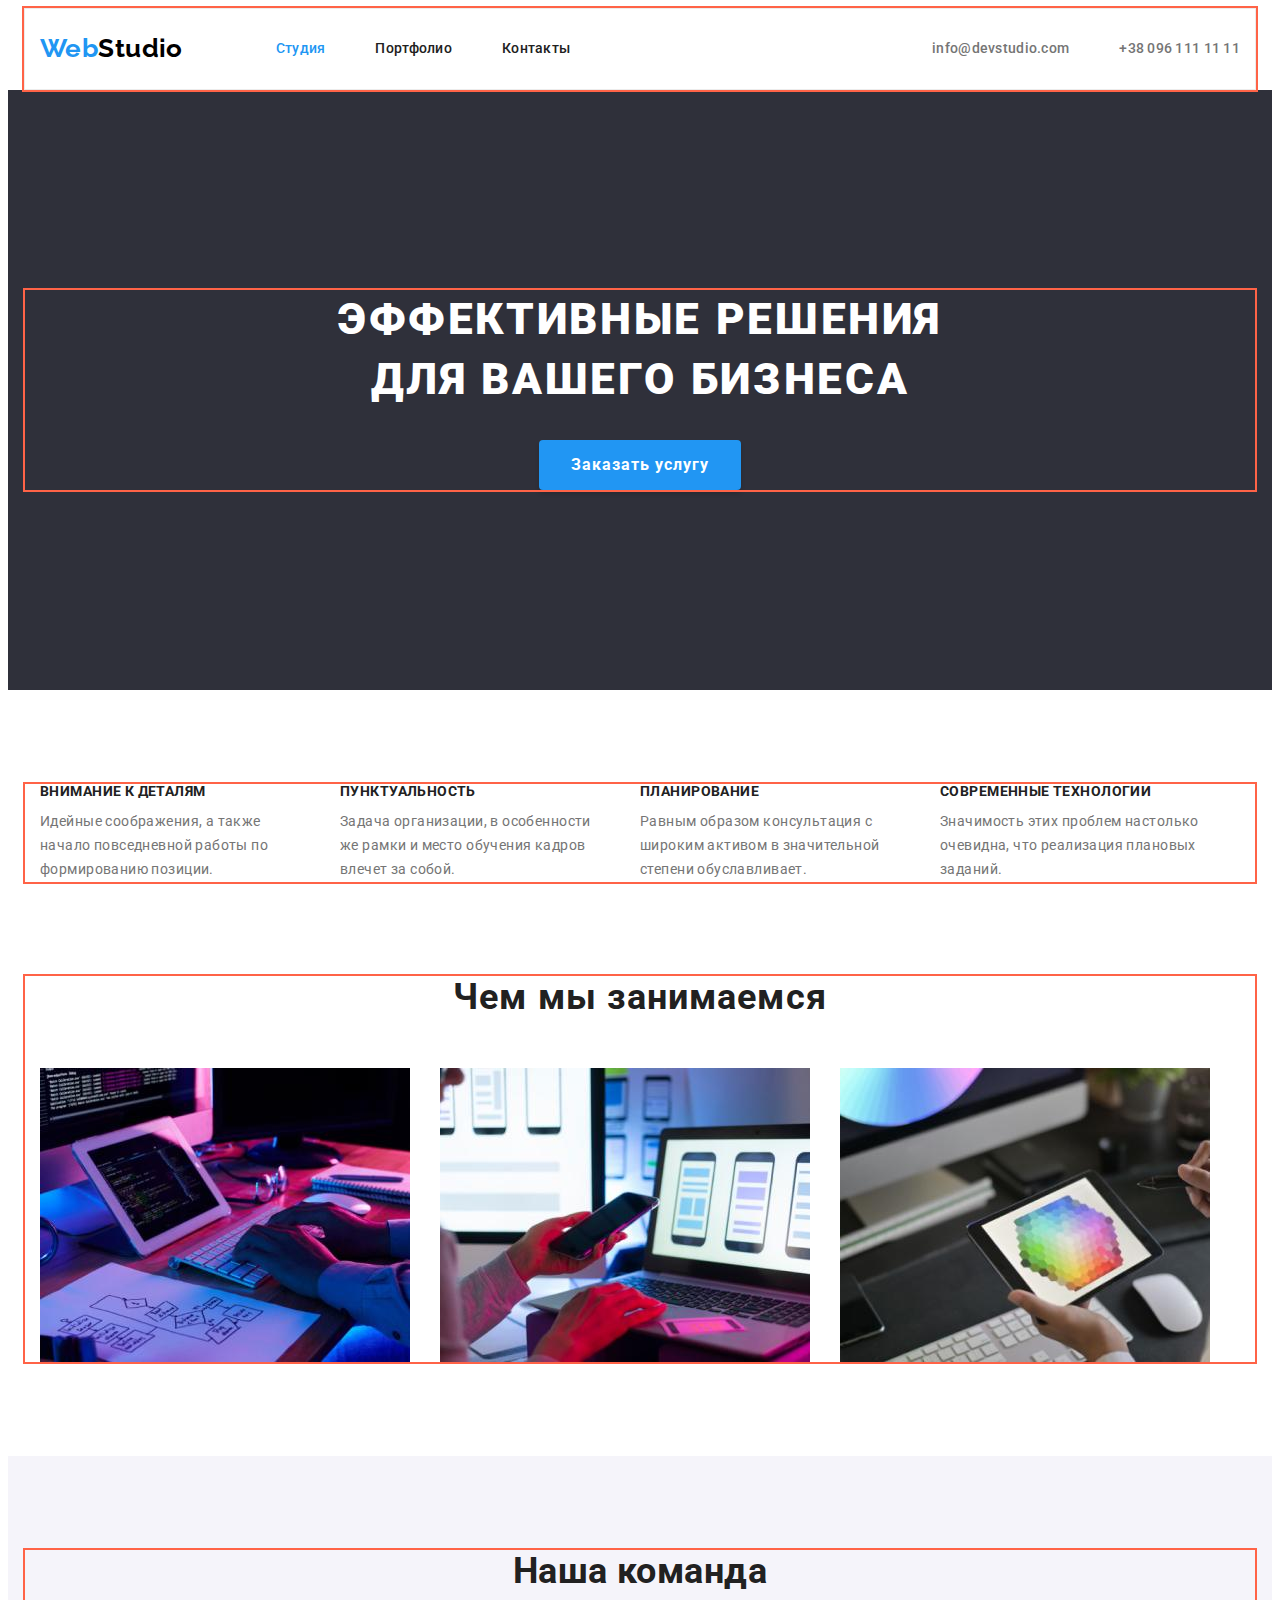
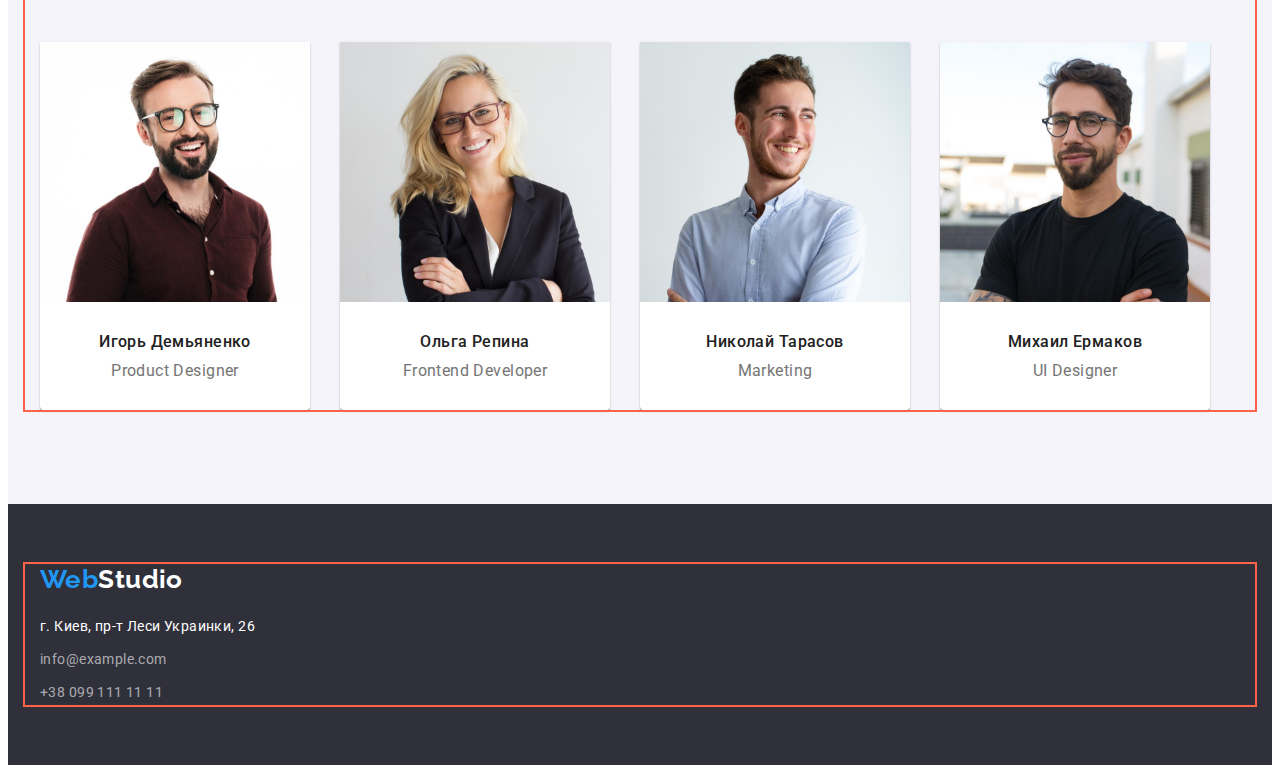
<file: index.html>
<!DOCTYPE html>
<html lang="ru">
  <head>
    <meta charset="UTF-8" />
    <meta http-equiv="X-UA-Compatible" content="IE=edge" />
    <meta name="viewport" content="width=device-width, initial-scale=1.0" />
    <title>WebStudio Portfolio</title>
    <link rel="preconnect" href="https://fonts.googleapis.com" />
    <link rel="preconnect" href="https://fonts.gstatic.com" crossorigin />
    <link
      href="https://fonts.googleapis.com/css2?family=Raleway:wght@700&family=Roboto:wght@400;500;700;900&display=swap"
      rel="stylesheet"
    />
    <link
      rel="stylesheet"
      href="https://cdnjs.cloudflare.com/ajax/libs/modern-normalize/1.1.0/modern-normalize.min.css"
      integrity="sha512-wpPYUAdjBVSE4KJnH1VR1HeZfpl1ub8YT/NKx4PuQ5NmX2tKuGu6U/JRp5y+Y8XG2tV+wKQpNHVUX03MfMFn9Q=="
      crossorigin="anonymous"
      referrerpolicy="no-referrer"
    />
    <link rel="stylesheet" href="./css/styles.css" />
  </head>
  <body>
    <!-- Header -->
    <header>
      <div class="container main-navigation">
        <nav class="nav">
          <a href="./index.html" class="webstudio link"
            >Web<span class="webstudio-black">Studio</span></a
          >
          <ul class="navigation main list">
            <li class="item"><a class="navigation-title current" href="./index.html">Студия</a></li>
            <li class="item"><a class="navigation-title" href="./portfolio.html">Портфолио</a></li>
            <li class="item"><a class="navigation-title" href="#">Контакты</a></li>
          </ul>
        </nav>
        <ul class="navigation adress list">
          <li class="item">
            <a class="navigation-adress" href="mailto:info@devstudio.com">info@devstudio.com</a>
          </li>
          <li class="item">
            <a class="navigation-adress" href="tel:+380961111111">+38 096 111 11 11</a>
          </li>
        </ul>
      </div>
    </header>
    <!-- Main -->
    <main>
      <section class="hero">
        <div class="container">
          <h1 class="hero-title">Эффективные решения для вашего бизнеса</h1>
          <button type="button" class="btn">Заказать услугу</button>
        </div>
      </section>
      <section class="features">
        <div class="container">
          <h2 class="features-title">Наши преимущества</h2>
          <ul class="features-list list">
            <li class="features-items">
              <h3 class="features-name">Внимание к деталям</h3>
              <p class="features-item">
                Идейные соображения, а также начало повседневной работы по формированию позиции.
              </p>
            </li>
            <li class="features-items">
              <h3 class="features-name">Пунктуальность</h3>
              <p class="features-item">
                Задача организации, в особенности же рамки и место обучения кадров влечет за собой.
              </p>
            </li>
            <li class="features-items">
              <h3 class="features-name">Планирование</h3>
              <p class="features-item">
                Равным образом консультация с широким активом в значительной степени обуславливает.
              </p>
            </li>
            <li class="features-items">
              <h3 class="features-name">Современные технологии</h3>
              <p class="features-item">
                Значимость этих проблем настолько очевидна, что реализация плановых заданий.
              </p>
            </li>
          </ul>
        </div>
      </section>
      <section class="doing">
        <div class="container">
          <h2 class="doing-title">Чем мы занимаемся</h2>
          <ul class="doing-list list">
            <li class="doing-item">
              <img
                src="./images/main/about/computer.jpg"
                alt="Разработка сайтов"
                width="370"
                height="294"
              />
            </li>
            <li class="doing-item">
              <img
                src="./images/main/about/phone.jpg"
                alt="Разработка приложений"
                width="370"
                height="294"
              />
            </li>
            <li class="doing-item">
              <img
                src="./images/main/about/tablet.jpg"
                alt="Разработка дизайна"
                width="370"
                height="294"
              />
            </li>
          </ul>
        </div>
      </section>
      <section class="team">
        <div class="container">
          <h2 class="team-title">Наша команда</h2>
          <ul class="team-list list">
            <li class="team-item">
              <img
                src="./images/main/team/igor.jpg"
                width="270"
                height="260"
                alt="Игорь Демьяненко"
              />
              <div class="card-team">
                <h3 class="team-name">Игорь Демьяненко</h3>
                <p class="team-prof" lang="en">Product Designer</p>
              </div>
            </li>
            <li class="team-item">
              <img src="./images/main/team/olga.jpg" width="270" height="260" alt="Ольга Репина" />
              <div class="card-team">
                <h3 class="team-name">Ольга Репина</h3>
                <p class="team-prof" lang="en">Frontend Developer</p>
              </div>
            </li>
            <li class="team-item">
              <img
                src="./images/main/team/nikolai.jpg"
                width="270"
                height="260"
                alt="Николай Тарасов"
              />
              <div class="card-team">
                <h3 class="team-name">Николай Тарасов</h3>
                <p class="team-prof" lang="en">Marketing</p>
              </div>
            </li>
            <li class="team-item">
              <img
                src="./images/main/team/michael.jpg"
                width="270"
                height="260"
                alt="Михаил Ермаков"
              />
              <div class="card-team">
                <h3 class="team-name">Михаил Ермаков</h3>
                <p class="team-prof" lang="en">UI Designer</p>
              </div>
            </li>
          </ul>
        </div>
      </section>
    </main>
    <!-- Footer -->
    <footer class="footer">
      <div class="container">
        <div class="webstudio-link">
          <a href="./index.html" class="webstudio-footer link"
            >Web<span class="webstudio-white">Studio</span></a
          >
        </div>
        <address class="adress">
          <ul class="list">
            <li class="adress-list">
              <a
                class="adress-link"
                href="https://goo.gl/maps/kyZUAT9nq7YnK49AA"
                target="_blank"
                rel="noreferrer noopener"
              >
                г. Киев, пр-т Леси Украинки, 26
              </a>
            </li>
            <li class="adress-list">
              <a class="adress-contacts link" href="mailto:info@example.com">info@example.com</a>
            </li>
            <li class="adress-list">
              <a class="adress-contacts link" href="tel:+380991111111">+38 099 111 11 11</a>
            </li>
          </ul>
        </address>
      </div>
    </footer>
  </body>
</html>
</file>
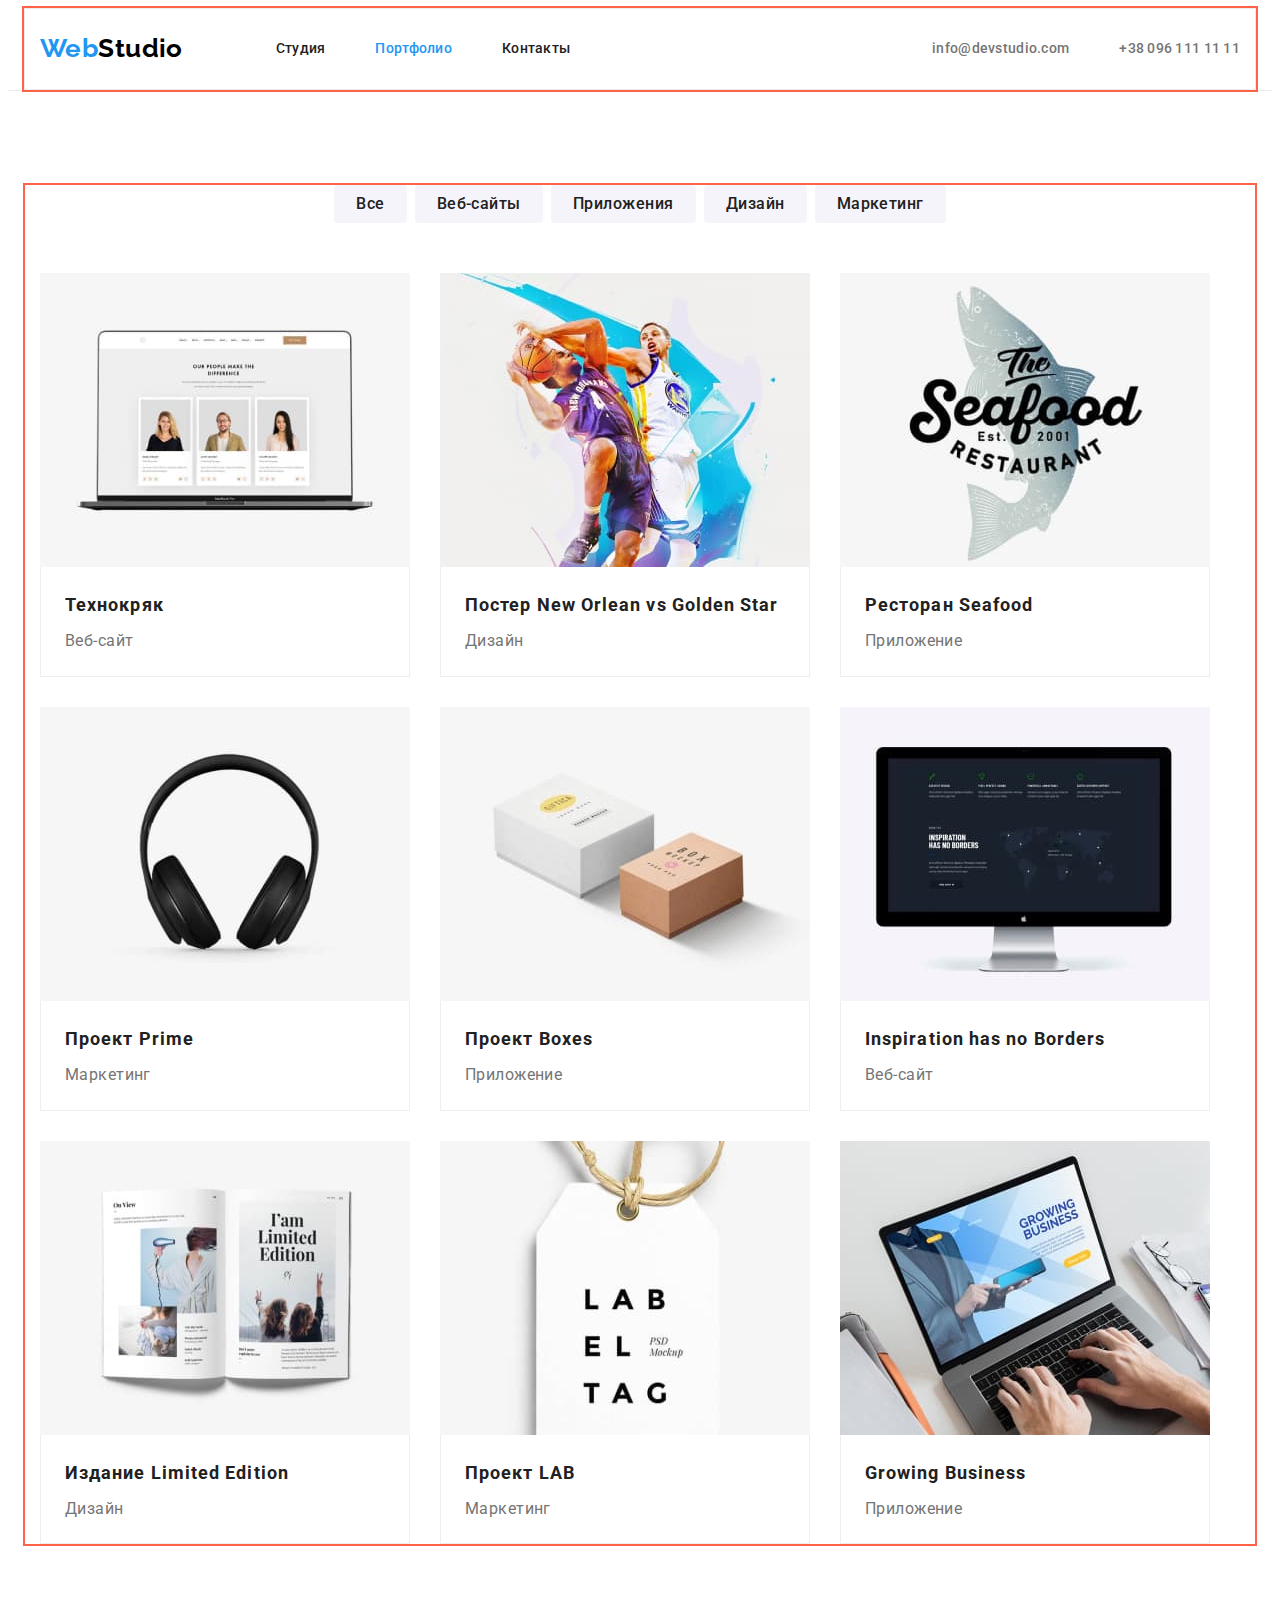
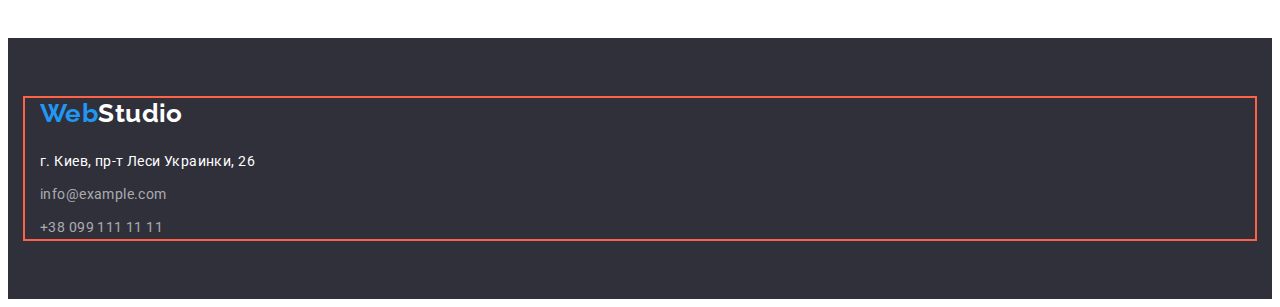
<file: portfolio.html>
<!DOCTYPE html>
<html lang="ru">
  <head>
    <meta charset="UTF-8" />
    <meta http-equiv="X-UA-Compatible" content="IE=edge" />
    <meta name="viewport" content="width=device-width, initial-scale=1.0" />
    <title>WebStudio</title>
    <link rel="preconnect" href="https://fonts.googleapis.com" />
    <link rel="preconnect" href="https://fonts.gstatic.com" crossorigin />
    <link
      href="https://fonts.googleapis.com/css2?family=Raleway:wght@700&family=Roboto:wght@400;500;700;900&display=swap"
      rel="stylesheet"
    />
    <link
      rel="stylesheet"
      href="https://cdnjs.cloudflare.com/ajax/libs/modern-normalize/1.1.0/modern-normalize.min.css"
      integrity="sha512-wpPYUAdjBVSE4KJnH1VR1HeZfpl1ub8YT/NKx4PuQ5NmX2tKuGu6U/JRp5y+Y8XG2tV+wKQpNHVUX03MfMFn9Q=="
      crossorigin="anonymous"
      referrerpolicy="no-referrer"
    />
    <link rel="stylesheet" href="./css/styles.css" />
  </head>
  <body>
    <!-- Header -->
    <header class="header">
      <div class="container main-navigation">
        <nav class="nav">
          <a href="./index.html" class="webstudio link"
            >Web<span class="webstudio-black">Studio</span></a
          >
          <ul class="navigation main list">
            <li class="item"><a class="navigation-title" href="./index.html">Студия</a></li>
            <li class="item">
              <a class="navigation-title current" href="./portfolio.html">Портфолио</a>
            </li>
            <li class="item"><a class="navigation-title" href="#">Контакты</a></li>
          </ul>
        </nav>
        <ul class="navigation adress list">
          <li class="item">
            <a class="navigation-adress" href="mailto:info@devstudio.com">info@devstudio.com</a>
          </li>
          <li class="item">
            <a class="navigation-adress" href="tel:+380961111111">+38 096 111 11 11</a>
          </li>
        </ul>
      </div>
    </header>
    <!-- Main -->
    <main>
      <section class="portfolio-container portfolio">
        <div class="container">
          <ul class="portfolio-buttons list">
            <li class="portfolio-button">
              <button class="btn-portfolio" type="button">Все</button>
            </li>
            <li class="portfolio-button">
              <button class="btn-portfolio" type="button">Веб-сайты</button>
            </li>
            <li class="portfolio-button">
              <button class="btn-portfolio" type="button">Приложения</button>
            </li>
            <li class="portfolio-button">
              <button class="btn-portfolio" type="button">Дизайн</button>
            </li>
            <li class="portfolio-button">
              <button class="btn-portfolio" type="button">Маркетинг</button>
            </li>
          </ul>
          <h1 class="title">Виды сделанных работ</h1>
          <ul class="projects-list list">
            <li class="projects-info">
              <img
                src="./images/portfolio/portfolio1.jpg"
                alt="компьютер"
                width="370"
                height="294"
              />
              <div class="portfolio-list">
                <h2 class="title-portfolio">Технокряк</h2>
                <p class="text-portfolio">Веб-сайт</p>
              </div>
            </li>
            <li class="projects-info">
              <img
                src="./images/portfolio/portfolio2.jpg"
                alt="игра в баскетбол"
                width="370"
                height="294"
              />
              <div class="portfolio-list">
                <h2 class="title-portfolio">Постер New Orlean vs Golden Star</h2>
                <p class="text-portfolio">Дизайн</p>
              </div>
            </li>
            <li class="projects-info">
              <img
                src="./images/portfolio/portfolio3.jpg"
                alt="Ресторан морепродуктов"
                width="370"
                height="294"
              />
              <div class="portfolio-list">
                <h2 class="title-portfolio">Ресторан Seafood</h2>
                <p class="text-portfolio">Приложение</p>
              </div>
            </li>
            <li class="projects-info">
              <img
                src="./images/portfolio/portfolio4.jpg"
                alt="наушники"
                width="370"
                height="294"
              />
              <div class="portfolio-list">
                <h2 class="title-portfolio">Проект Prime</h2>
                <p class="text-portfolio">Маркетинг</p>
              </div>
            </li>
            <li class="projects-info">
              <img src="./images/portfolio/portfolio5.jpg" alt="коропки" width="370" height="294" />
              <div class="portfolio-list">
                <h2 class="title-portfolio">Проект Boxes</h2>
                <p class="text-portfolio">Приложение</p>
              </div>
            </li>
            <li class="projects-info">
              <img src="./images/portfolio/portfolio6.jpg" alt="монитор" width="370" height="294" />
              <div class="portfolio-list">
                <h2 class="title-portfolio">Inspiration has no Borders</h2>
                <p class="text-portfolio">Веб-сайт</p>
              </div>
            </li>
            <li class="projects-info">
              <img src="./images/portfolio/portfolio7.jpg" alt="книга" width="370" height="294" />
              <div class="portfolio-list">
                <h2 class="title-portfolio">Издание Limited Edition</h2>
                <p class="text-portfolio">Дизайн</p>
              </div>
            </li>
            <li class="projects-info">
              <img src="./images/portfolio/portfolio8.jpg" alt="бирка" width="370" height="294" />
              <div class="portfolio-list">
                <h2 class="title-portfolio">Проект LAB</h2>
                <p class="text-portfolio">Маркетинг</p>
              </div>
            </li>
            <li class="projects-info">
              <img src="./images/portfolio/portfolio9.jpg" alt="ноутбук" width="370" height="294" />
              <div class="portfolio-list">
                <h2 class="title-portfolio">Growing Business</h2>
                <p class="text-portfolio">Приложение</p>
              </div>
            </li>
          </ul>
        </div>
      </section>
    </main>
    <!-- Footer -->
    <footer class="footer">
      <div class="container">
        <div class="webstudio-link">
          <a href="./index.html" class="webstudio-footer link"
            >Web<span class="webstudio-white">Studio</span></a
          >
        </div>
        <address class="adress">
          <ul class="list">
            <li class="adress-list">
              <a
                class="adress-link"
                href="https://goo.gl/maps/kyZUAT9nq7YnK49AA"
                target="_blank"
                rel="noreferrer noopener"
              >
                г. Киев, пр-т Леси Украинки, 26
              </a>
            </li>
            <li class="adress-list">
              <a class="adress-contacts link" href="mailto:info@example.com">info@example.com</a>
            </li>
            <li class="adress-list">
              <a class="adress-contacts link" href="tel:+380991111111">+38 099 111 11 11</a>
            </li>
          </ul>
        </address>
      </div>
    </footer>
  </body>
</html>
</file>
<file: css/styles.css>
:root {
  --main-color: #ffffff;
  --primary-text-color: #212121;
  --second-text-color: #757575;
  --accent-color: #2196f3;
  --button-color: #f5f4fa;
  --button-second-color: #188ce8;
  --third-color: #000000;
  --background-color: #2f303a;
  --background-second-color: #f5f4fa;
  --adress-color: rgba(255, 255, 255, 0.6);
}

body {
  font-family: 'Roboto', sans-serif;
  color: var(--primary-text-color);
  background-color: var(--main-color);
  letter-spacing: 0.03em;
  font-size: 14px;
}

.link {
  text-decoration: none;
}

.list {
  list-style: none;
  padding: 0;
  margin: 0;
}

.container {
  margin-left: auto;
  margin-right: auto;
  padding-left: 15px;
  padding-right: 15px;

  width: 1200px;
  outline: 2px solid tomato;
}

p,
h1,
h2,
h3,
h4,
h5,
h6 {
  margin: 0;
}

img {
  display: block;
}

/* Header */

.header {
  border-bottom: 1px solid #ececec;
}

.webstudio {
  display: flex;
  padding-top: 24px;
  padding-bottom: 25px;
  margin-right: 93px;

  color: var(--accent-color);

  font-family: 'Raleway';
  font-weight: 700;
  font-size: 26px;
  line-height: 1.2;
}

.webstudio-black {
  color: var(--third-color);
}

.navigation-title {
  display: block;
  padding-top: 32px;
  padding-bottom: 32px;

  font-weight: 500;
  line-height: 1.14;
  letter-spacing: 0.02em;
  color: var(--primary-text-color);
  text-decoration: none;
}

.navigation .current {
  color: var(--accent-color);
}

.navigation .navigation-adress {
  display: block;
  padding-top: 32px;
  padding-bottom: 32px;

  font-weight: 500;
  line-height: 1.14;
  letter-spacing: 0.02em;
  color: var(--second-text-color);
  text-decoration: none;
}

.navigation .navigation-title:hover,
.navigation .navigation-title:focus {
  color: var(--accent-color);
}

.navigation .navigation-adress:hover,
.navigation .navigation-adress:focus {
  color: var(--accent-color);
}

.navigation {
  display: flex;
}

.navigation.main .item:not(:last-child) {
  margin-right: 50px;
}

.navigation.adress {
  margin-left: auto;
}

.navigation.adress .item:not(:last-child) {
  margin-right: 50px;
}

.main-navigation {
  display: flex;
  align-items: center;
  border: 1px solid #ececec;
}

.nav {
  display: flex;
  align-items: center;
}

/* Main */

.hero {
  background-color: var(--background-color);
  text-align: center;
  padding-top: 200px;
  padding-bottom: 200px;
}

.hero-title {
  font-weight: 900;
  font-size: 44px;
  line-height: 1.36;
  text-align: center;
  letter-spacing: 0.06em;
  text-transform: uppercase;

  color: var(--main-color);

  width: 696px;
  margin-left: auto;
  margin-right: auto;

  margin-top: 0;
  margin-bottom: 30px;
}

.hero .btn {
  font-family: 'Roboto', sans-serif;
  font-weight: 700;
  font-size: 16px;
  line-height: 1.88;

  letter-spacing: 0.06em;
  padding: 10px 32px;
  min-width: 200px;
  display: inline-block;

  color: var(--main-color);
  background: var(--accent-color);
  box-shadow: 0px 4px 4px rgba(0, 0, 0, 0.15);
  border-radius: 4px;
  cursor: pointer;
  border: none;
}

.hero .btn:hover,
.hero .btn:focus {
  background-color: var(--button-second-color);
}

.features {
  padding-top: 94px;
  padding-bottom: 94px;
}

.features-title {
  position: absolute;
  width: 1px;
  height: 1px;
  margin: -1px;
  border: 0;
  padding: 0;

  white-space: nowrap;
  clip-path: inset(100%);
  clip: rect(0 0 0 0);
  overflow: hidden;
}

.features-items .features-name {
  font-size: 14px;
  font-weight: 700;
  line-height: 1.14;
  text-transform: uppercase;

  color: var(--primary-text-color);

  margin-bottom: 10px;
}

.features-items .features-item {
  font-weight: 400;
  line-height: 1.71;
  width: 270px;

  color: var(--second-text-color);
}

.features-items:not(:last-child) {
  margin-right: 30px;
}

.features-list {
  display: flex;
}

/* What we do */

.doing {
  font-weight: 700;
  font-size: 36px;
  line-height: 1.17;

  color: var(--primary-text-color);

  padding-bottom: 94px;
}

.doing-title {
  font-weight: 700;
  font-size: 36px;
  line-height: 1.17;
  text-align: center;
  letter-spacing: 0.03em;
  text-align: center;
  color: var(--primary-text-color);

  margin-bottom: 50px;
}

.doing-list {
  display: flex;
}

.doing-item:not(:last-child) {
  margin-right: 30px;
}

/* Team */

.team {
  background-color: var(--background-second-color);
  padding-top: 94px;
  padding-bottom: 94px;
}

.team-title {
  font-weight: 700;
  font-size: 36px;
  line-height: 1.17;
  text-align: center;

  color: var(--primary-text-color);

  margin-bottom: 50px;
}

.team-name {
  font-weight: 500;
  font-size: 16px;
  line-height: 1.19;

  color: var(--primary-text-color);

  margin-bottom: 10px;

  text-align: center;
}

.team-prof {
  font-size: 16px;
  line-height: 1.19;

  color: var(--second-text-color);

  text-align: center;
}

.card-team {
  padding-top: 30px;
  padding-bottom: 30px;
}

.team-list {
  display: flex;
}

.team-item {
  background: var(--main-color);

  box-shadow: 0px 1px 3px rgba(0, 0, 0, 0.12), 0px 1px 1px rgba(0, 0, 0, 0.14),
    0px 2px 1px rgba(0, 0, 0, 0.2);
  border-radius: 0px 0px 4px 4px;
}

.team-item:not(:last-child) {
  margin-right: 30px;
}

/* Footer */

footer {
  background-color: var(--background-color);
}

.webstudio-footer {
  display: flex;

  color: var(--accent-color);

  font-family: 'Raleway';
  font-weight: 700;
  font-size: 26px;
  line-height: 1.2;
}

.webstudio-white {
  color: var(--main-color);
}

.adress-link {
  line-height: 1.71;
  font-style: normal;
  text-decoration: none;
  color: var(--main-color);
}

.adress-link:hover,
.adress-link:focus {
  color: var(--accent-color);
}

.adress-contacts {
  line-height: 1.71;
  font-style: normal;
  color: var(--adress-color);
}

.adress-contacts:hover,
.adress-contacts:focus {
  color: var(--accent-color);
}

.footer {
  padding-top: 60px;
  padding-bottom: 60px;
}
.webstudio-link {
  margin-bottom: 20px;
}

.adress-list:not(:last-child) {
  margin-bottom: 9px;
}

/* Portfolio */
.portfolio-container {
  padding-top: 94px;
  padding-bottom: 94px;
}

.portfolio-buttons {
  display: flex;
  justify-content: center;

  margin-bottom: 50px;
}

.portfolio-button:not(:last-child) {
  margin-right: 8px;
}

.portfolio .btn-portfolio {
  font-family: 'Roboto', sans-serif;
  font-weight: 500;
  font-size: 16px;
  line-height: 1.62;
  letter-spacing: 0.03em;

  color: var(--primary-text-color);
  background-color: var(--button-color);
  border: none;
  border-radius: 4px;
  cursor: pointer;

  padding: 6px 22px;
  text-align: center;
}

.portfolio .title {
  position: absolute;
  width: 1px;
  height: 1px;
  margin: -1px;
  border: 0;
  padding: 0;

  white-space: nowrap;
  clip-path: inset(100%);
  clip: rect(0 0 0 0);
  overflow: hidden;
}

.portfolio .btn-portfolio:hover,
.portfolio .btn-portfolio:focus {
  color: var(--main-color);
  background: var(--accent-color);

  box-shadow: 0px 3px 1px rgba(0, 0, 0, 0.1), 0px 1px 2px rgba(0, 0, 0, 0.08),
    0px 2px 2px rgba(0, 0, 0, 0.12);
}

.title-portfolio {
  font-weight: 700;
  font-size: 18px;
  line-height: 2;

  letter-spacing: 0.06em;

  color: var(--primary-text-color);
  margin-bottom: 4px;
}

.text-portfolio {
  font-size: 16px;
  line-height: 1.8;
  color: var(--second-text-color);
}

.portfolio-list {
  padding-top: 20px;
  padding-bottom: 20px;
  padding-left: 24px;
  padding-right: 24px;
  border: 1px solid #eeeeee;
  border-top: none;
}

.projects-list {
  display: flex;
  flex-wrap: wrap;
}

.projects-info {
  width: 370px;
  margin-right: 30px;
  margin-bottom: 30px;
}

.projects-info:nth-child(3n) {
  margin-right: 0;
}

.projects-info:nth-last-child(-n + 3) {
  margin-bottom: 0;
}
</file>
